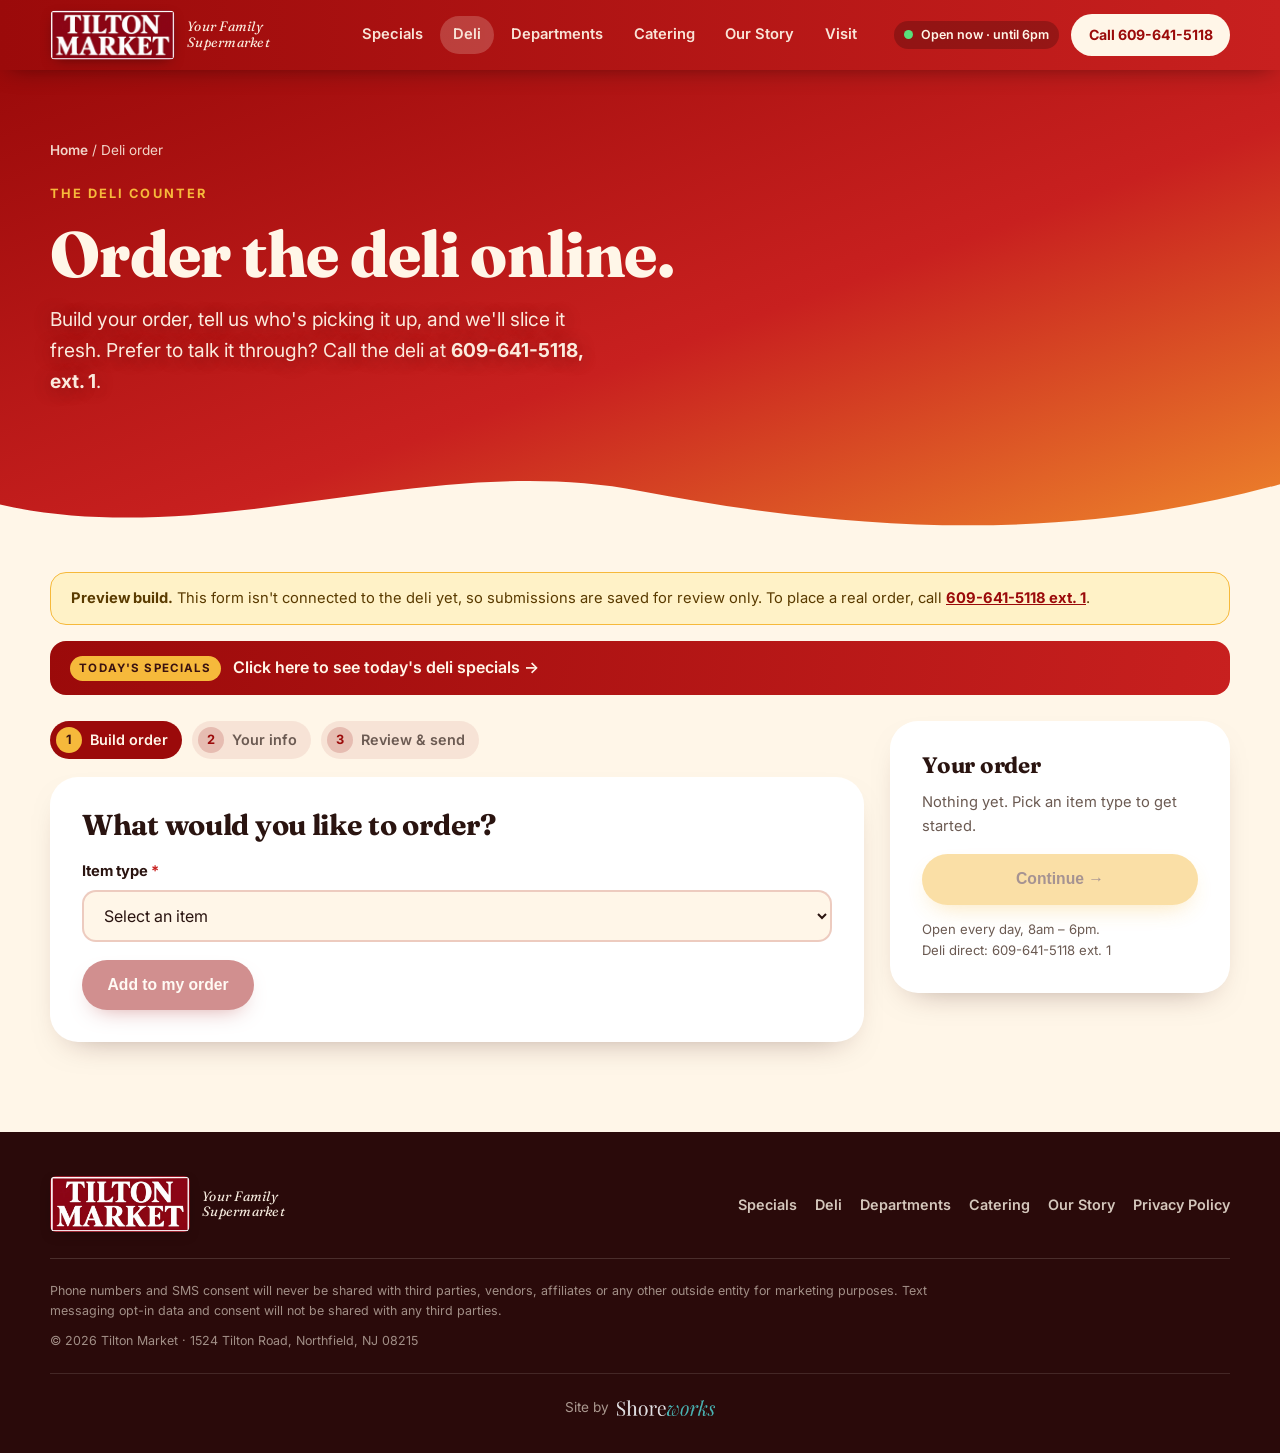
<file: deli-order/index.html>
<!doctype html>
<html lang="en">
<head>
<meta charset="utf-8">
<meta name="viewport" content="width=device-width, initial-scale=1">
<title>Deli Order — Tilton Market</title>
<meta name="robots" content="noindex, nofollow">
<meta name="description" content="Order from the Tilton Market deli counter: sandwiches, hot case items, lunchmeat, cheese and homemade salads.">
<link rel="icon" type="image/png" href="/images/logo-icon.png">
<link rel="preconnect" href="https://fonts.googleapis.com">
<link rel="preconnect" href="https://fonts.gstatic.com" crossorigin>
<link href="https://fonts.googleapis.com/css2?family=Fraunces:ital,opsz,wght@0,9..144,600;0,9..144,800;1,9..144,500&family=Inter:wght@400;500;600;700&display=swap" rel="stylesheet">
<link rel="stylesheet" href="/styles.css">
</head>
<body>

<header class="site-header" id="top">
  <div class="wrap bar">
    <a href="/" class="brand" aria-label="Tilton Market home">
      <img class="brand-logo" src="/images/logo.webp" alt="Tilton Market" width="520" height="208">
      <span class="brand-text"><em>Your Family Supermarket</em></span>
    </a>
    <nav class="nav" id="nav" aria-label="Main">
      <a href="/#specials">Specials</a>
      <a href="/#deli" aria-current="page">Deli</a>
      <a href="/#departments">Departments</a>
      <a href="/catering-menu/">Catering</a>
      <a href="/#story">Our Story</a>
      <a href="/#visit">Visit</a>
    </nav>
    <div class="bar-right">
      <span class="open-pill" id="openPill" hidden><i></i><span id="openText"></span></span>
      <a class="btn btn-cream btn-sm call" href="tel:+16096415118">Call 609-641-5118</a>
      <button class="burger" id="burger" aria-label="Menu" aria-expanded="false"><span></span><span></span><span></span></button>
    </div>
  </div>
</header>

<main>
<section class="page-hero compact">
  <div class="wrap reveal">
    <p class="crumbs"><a href="/">Home</a> / Deli order</p>
    <p class="eyebrow">The deli counter</p>
    <h1>Order the deli online.</h1>
    <p class="lede">Build your order, tell us who's picking it up, and we'll slice it fresh. Prefer to talk it through? Call the deli at <b>609-641-5118, ext. 1</b>.</p>
  </div>
  <svg class="wave" viewBox="0 0 1440 120" preserveAspectRatio="none" aria-hidden="true" style="color:#fff6e8"><path fill="currentColor" d="M0,64 C240,120 480,0 720,48 C960,96 1200,110 1440,40 L1440,120 L0,120Z"/></svg>
</section>

<section class="order-sec">
  <div class="wrap">
    <div class="demo-note" role="note"><b>Preview build.</b> This form isn't connected to the deli yet, so submissions are saved for review only. To place a real order, call <a href="tel:+16096415118">609-641-5118 ext. 1</a>.</div>

    <a class="specials-peek" href="/#specials"><span class="sp-tag">Today's specials</span> Click here to see today's deli specials →</a>

    <div class="order-grid">
      <div class="order-main">
        <ol class="steps" id="steps" aria-label="Progress">
          <li class="on" data-s="1"><b>1</b> Build order</li>
          <li data-s="2"><b>2</b> Your info</li>
          <li data-s="3"><b>3</b> Review &amp; send</li>
        </ol>

        <!-- STEP 1 -->
        <div class="o-card step on" id="step1">
          <h2>What would you like to order?</h2>
          <div class="field">
            <label for="itemType">Item type <span class="req">*</span></label>
            <select id="itemType">
              <option value="">Select an item</option>
              <option>Sandwich</option>
              <option>Hot Case Item</option>
              <option>Lunchmeat</option>
              <option>Cheese</option>
              <option>Salads</option>
            </select>
          </div>

          <div class="group" id="g-sandwich" hidden>
            <div class="field"><label for="sandwichDesc">Describe your sandwich <span class="req">*</span></label>
              <textarea id="sandwichDesc" rows="3" placeholder="Meat or salad, bread (white, wheat, rye, roll), toppings…"></textarea></div>
            <div class="field narrow"><label for="sandwichQty">How many?</label><input id="sandwichQty" type="number" min="1" max="50" value="1" inputmode="numeric"></div>
          </div>

          <div class="group" id="g-hot" hidden>
            <div class="field"><label for="hotItem">Which hot case item? <span class="req">*</span></label>
              <input id="hotItem" type="text" placeholder="e.g. meatballs, baked ziti, sausage &amp; peppers"></div>
          </div>

          <div class="group" id="g-lunch" hidden>
            <div class="field"><label for="lmCat">Lunchmeat <span class="req">*</span></label>
              <select id="lmCat">
                <option value="">Select lunchmeat</option>
                <option>Turkey</option><option>Beef &amp; Pork</option><option>Salami</option><option>Bologna</option><option>Chicken</option>
              </select></div>
            <div class="field" id="f-turkey" hidden><label for="lmTurkey">Turkey lunchmeat choices <span class="req">*</span></label>
              <select id="lmTurkey">
                <option value="">Select a turkey</option>
                <option>Boar's Head Honey Maple TB</option>
                <option>Dietz &amp; Watson Oven Browned TB</option>
                <option>Boar's Head Ovn Gold TB</option>
                <option>Dietz &amp; Watson Pepper TB</option>
                <option>Dietz &amp; Watson Santa Fe TB</option>
                <option>Boar's Head Smoked TB</option>
                <option>Our Store Roasted TB</option>
                <option>Boar's Head White Skinless TB</option>
              </select></div>
            <div class="field" id="f-beef" hidden><label for="lmBeef">Beef &amp; pork lunchmeat choices <span class="req">*</span></label>
              <select id="lmBeef">
                <option value="">Select a lunchmeat</option>
                <option>Roast Beef - Top of Round</option>
                <option>Roast Beef - Eye Round</option>
                <option>Thumann's Corned Beef</option>
                <option>Dietz &amp; Watson Dried Beef</option>
                <option>Boar's Head Pastrami</option>
                <option>Our Pork Roast</option>
                <option>Boar's Head Prosciutto</option>
              </select></div>
            <div class="field" id="f-lmother" hidden><label for="lmOther">Brand or type <span class="opt">(optional)</span></label>
              <input id="lmOther" type="text" placeholder="e.g. Boar's Head, Dietz &amp; Watson, your choice"></div>
          </div>

          <div class="group" id="g-cheese" hidden>
            <div class="field"><label for="cheeseKind">Which cheese? <span class="req">*</span></label>
              <input id="cheeseKind" type="text" placeholder="e.g. American, Swiss, Provolone"></div>
          </div>

          <div class="group" id="g-salad" hidden>
            <div class="field"><label for="saladKind">Which salad? <span class="req">*</span></label>
              <select id="saladKind">
                <option value="">Select a salad</option>
                <option>Ambrosia</option><option>Antipasti</option><option>Artichoke Salad</option><option>Baked Beans</option><option>Beet Salad</option><option>Broccoli Salad</option><option>Carrot Salad</option><option>Cheese Salad</option><option>Chicken Salad</option><option>Chopped Chicken Livers</option><option>Cole Slaw - Chopped</option><option>Cole Slaw - Shredded</option><option>Cucumber Salad</option><option>Egg Salad</option><option>Greek Olive Salad</option><option>Ham Spread</option><option>Health Salad</option><option>Hot Shots</option><option>Macaroni Salad</option><option>Mushroom/Artichoke Salad</option><option>Pasta Salad</option><option>Potato Salad - White</option><option>Potato Salad - Egg</option><option>Potato Salad - Red</option><option>Roasted Peppers</option><option>Seafood Pasta</option><option>Three Bean Salad</option><option>Tropical Fruit</option><option>Tuna Fish Salad - Light</option><option>Tuna Fish Salad - Regular</option><option>Tuna Macaroni</option><option>Turkey Salad</option>
              </select></div>
          </div>

          <fieldset class="field weights" id="f-weight" hidden>
            <legend>Weight <span class="req">*</span></legend>
            <div class="pills">
              <label><input type="radio" name="weight" value="1/8 lb."><span>1/8 lb.</span></label>
              <label><input type="radio" name="weight" value="1/4 lb."><span>1/4 lb.</span></label>
              <label><input type="radio" name="weight" value="1/2 lb."><span>1/2 lb.</span></label>
              <label><input type="radio" name="weight" value="3/4 lb."><span>3/4 lb.</span></label>
              <label><input type="radio" name="weight" value="1 lb."><span>1 lb.</span></label>
              <label><input type="radio" name="weight" value="Other"><span>Other</span></label>
            </div>
            <div class="field" id="f-wother" hidden style="margin-top:14px"><label for="weightOther">Enter weight <span class="req">*</span></label>
              <input id="weightOther" type="text" placeholder="e.g. 2 lbs."></div>
          </fieldset>

          <p class="err" id="err1" role="alert" hidden></p>
          <div class="row-btns">
            <button type="button" class="btn btn-red" id="addBtn" disabled>Add to my order</button>
          </div>
        </div>

        <!-- STEP 2 -->
        <form class="o-card step" id="step2" novalidate>
          <h2>Who's picking it up?</h2>
          <div class="two">
            <div class="field"><label for="fn">First name <span class="req">*</span></label><input id="fn" type="text" autocomplete="given-name" required></div>
            <div class="field"><label for="ln">Last name <span class="req">*</span></label><input id="ln" type="text" autocomplete="family-name" required></div>
          </div>
          <div class="field"><label for="ph">Phone <span class="req">*</span></label><input id="ph" type="tel" autocomplete="tel" inputmode="tel" placeholder="Phone #" required></div>
          <div class="field"><label for="notes">Anything else? <span class="opt">(optional)</span></label><textarea id="notes" rows="3" placeholder="Slicing preference, pickup time, allergies…"></textarea></div>
          <p class="err" id="err2" role="alert" hidden></p>
          <div class="row-btns">
            <button type="button" class="btn btn-line" data-go="1">← Back</button>
            <button type="submit" class="btn btn-red">Review order →</button>
          </div>
        </form>

        <!-- STEP 3 -->
        <div class="o-card step" id="step3">
          <h2>Review &amp; send</h2>
          <div class="review" id="review"></div>
          <p class="err" id="err3" role="alert" hidden></p>
          <div class="row-btns">
            <button type="button" class="btn btn-line" data-go="2">← Back</button>
            <button type="button" class="btn btn-red" id="sendBtn">Send my order</button>
          </div>
        </div>

        <!-- DONE -->
        <div class="o-card step done" id="stepDone">
          <div class="check">✓</div>
          <h2>Thanks, <span id="doneName"></span>!</h2>
          <p>Your order was submitted. Need to change something? Call the deli at <a href="tel:+16096415118">609-641-5118 ext. 1</a>.</p>
          <p class="fine-s">Preview build: this order was saved for review and wasn't sent to the deli.</p>
          <div class="row-btns"><a class="btn btn-red" href="/">Back to home</a><button class="btn btn-line" id="againBtn" type="button">Start another order</button></div>
        </div>
      </div>

      <aside class="o-side">
        <div class="o-card sticky">
          <h3>Your order</h3>
          <ul class="cart" id="cart"></ul>
          <p class="cart-empty" id="cartEmpty">Nothing yet. Pick an item type to get started.</p>
          <button type="button" class="btn btn-mustard full" id="toStep2" disabled>Continue →</button>
          <p class="fine-s">Open every day, 8am – 6pm.<br>Deli direct: 609-641-5118 ext. 1</p>
        </div>
      </aside>
    </div>
  </div>
</section>
</main>

<!-- Netlify Forms detection (static copy of the submitted fields) -->
<form name="deli-order" method="POST" data-netlify="true" netlify-honeypot="bot-field" hidden>
  <input type="hidden" name="form-name" value="deli-order">
  <input name="bot-field">
  <input name="first_name"><input name="last_name"><input name="phone"><textarea name="notes"></textarea><textarea name="order"></textarea>
</form>

<footer class="site-footer">
  <div class="wrap">
    <div class="foot-top">
      <a href="/" class="brand"><img class="brand-logo" src="/images/logo.webp" alt="Tilton Market" width="520" height="208"><span class="brand-text"><em>Your Family Supermarket</em></span></a>
      <nav><a href="/#specials">Specials</a><a href="/#deli">Deli</a><a href="/#departments">Departments</a><a href="/catering-menu/">Catering</a><a href="/#story">Our Story</a><a href="https://tiltonmarket.com/privacy-policy/" target="_blank" rel="noopener">Privacy Policy</a></nav>
    </div>
    <p class="fine">Phone numbers and SMS consent will never be shared with third parties, vendors, affiliates or any other outside entity for marketing purposes. Text messaging opt-in data and consent will not be shared with any third parties.</p>
    <p class="fine">© <span id="yr"></span> Tilton Market · 1524 Tilton Road, Northfield, NJ 08215</p>
    <div class="foot-credit"><a href="https://shoreworksnj.com" target="_blank" rel="noopener">Site by <img src="/images/shoreworks-logo-light.png" width="1327" height="215" alt="Shore Works"></a></div>
  </div>
</footer>

<script src="/common.js"></script>
<script src="/deli-order.js"></script>
</body>
</html>
</file>
<file: styles.css>
:root{
  --cherry:#9b0a0a;
  --cherry-d:#3a1210;
  --tomato:#c8201f;
  --orange:#f08a2c;
  --mustard:#f6b93b;
  --cream:#fff6e8;
  --sage:#e6f0dc;
  --herb:#1f4d2b;
  --herb-l:#3f7d45;
  --ink:#2a1410;
  --muted:#6b5a52;
  --r:22px;
  --shadow:0 18px 40px -18px rgba(58,18,16,.45);
}
*{box-sizing:border-box;margin:0;padding:0}
html{scroll-behavior:smooth;scroll-padding-top:84px}
body{font-family:Inter,system-ui,sans-serif;color:var(--ink);background:var(--cream);line-height:1.6;-webkit-font-smoothing:antialiased;overflow-x:hidden}
img{max-width:100%;display:block}
a{color:inherit}
h1,h2,h3{font-family:Fraunces,Georgia,serif;line-height:1.08;letter-spacing:-.01em}
.wrap{width:min(1180px,100% - 40px);margin-inline:auto}

/* buttons */
.btn{white-space:nowrap;display:inline-flex;align-items:center;justify-content:center;gap:.4em;padding:.9em 1.5em;border-radius:999px;font-weight:700;font-size:.98rem;text-decoration:none;border:2px solid transparent;transition:transform .2s,box-shadow .2s,background .2s;cursor:pointer}
.btn:hover{transform:translateY(-2px)}
.btn-sm{padding:.55em 1.1em;font-size:.88rem}
.btn-mustard{background:var(--mustard);color:var(--cherry-d);box-shadow:0 10px 24px -10px rgba(246,185,59,.9)}
.btn-cream{background:var(--cream);color:var(--cherry)}
.btn-ghost{border-color:rgba(255,246,232,.7);color:var(--cream)}
.btn-ghost:hover{background:rgba(255,246,232,.15)}

/* header */
.site-header{position:sticky;top:0;z-index:50;background:linear-gradient(90deg,var(--cherry),var(--tomato));box-shadow:0 6px 24px -10px rgba(0,0,0,.5);color:var(--cream)}
.bar{display:flex;align-items:center;gap:24px;height:70px}
.brand{display:flex;align-items:center;gap:12px;text-decoration:none}
.brand-mark{width:42px;height:42px;border-radius:12px;background:var(--cream);color:var(--cherry);display:grid;place-items:center;font:800 1.7rem/1 Fraunces,serif}
.brand-text{display:flex;flex-direction:column;line-height:1.1}
.brand-text strong{font:800 1.25rem/1.1 Fraunces,serif}
.brand-text em{font-size:.72rem;letter-spacing:.06em;opacity:.85;font-style:italic;font-family:Fraunces,serif}
.nav{display:flex;gap:4px;margin-left:auto}
.nav a{padding:.5em .9em;border-radius:999px;text-decoration:none;font-weight:600;font-size:.92rem;opacity:.92;transition:background .2s}
.nav a:hover{background:rgba(255,246,232,.18)}
.bar-right{display:flex;align-items:center;gap:12px}
.open-pill{display:inline-flex;align-items:center;gap:8px;padding:.35em .8em;background:rgba(0,0,0,.22);border-radius:999px;font-size:.78rem;font-weight:600;white-space:nowrap}
.open-pill i{width:9px;height:9px;border-radius:50%;background:#58e07b;box-shadow:0 0 0 0 rgba(88,224,123,.7);animation:pulse 2s infinite}
.open-pill.closed i{background:#ff9a8a;animation:none}
@keyframes pulse{70%{box-shadow:0 0 0 9px rgba(88,224,123,0)}100%{box-shadow:0 0 0 0 rgba(88,224,123,0)}}
.burger{display:none;background:none;border:0;width:42px;height:42px;cursor:pointer;flex-direction:column;justify-content:center;gap:5px;align-items:center}
.burger span{display:block;width:24px;height:2.5px;background:var(--cream);border-radius:2px;transition:.25s}
.burger[aria-expanded=true] span:nth-child(1){transform:translateY(7.5px) rotate(45deg)}
.burger[aria-expanded=true] span:nth-child(2){opacity:0}
.burger[aria-expanded=true] span:nth-child(3){transform:translateY(-7.5px) rotate(-45deg)}

/* sections + waves */
section{position:relative}
.wave{position:absolute;left:0;bottom:-1px;width:100%;height:clamp(50px,8vw,110px);display:block;pointer-events:none}
.eyebrow{font-weight:700;font-size:.8rem;letter-spacing:.16em;text-transform:uppercase;margin-bottom:.9rem}
.eyebrow.red{color:var(--tomato)} .eyebrow.green{color:var(--herb-l)} .eyebrow.mustard{color:var(--mustard)}
.sec-head{max-width:720px;margin-bottom:44px}
.sec-head h2{font-size:clamp(2rem,4.6vw,3.3rem);margin-bottom:.8rem}
.sec-head p:last-child{font-size:1.08rem;color:var(--muted)}
.sec-head.light{color:var(--cream)} .sec-head.light p:last-child{color:rgba(255,246,232,.85)}

/* hero */
.hero{background:linear-gradient(160deg,var(--cherry) 0%,var(--tomato) 45%,var(--orange) 100%);color:var(--cream);padding:90px 0 190px;overflow:hidden}
.hero-grid{display:grid;grid-template-columns:1.15fr .85fr;gap:56px;align-items:center;position:relative;z-index:2}
.blob{position:absolute;border-radius:50%;filter:blur(60px);opacity:.55;animation:float 14s ease-in-out infinite}
.b1{width:420px;height:420px;background:#ffb347;top:-120px;right:-80px}
.b2{width:340px;height:340px;background:#7a0707;bottom:-100px;left:-100px;animation-delay:-5s}
.b3{width:260px;height:260px;background:var(--mustard);top:40%;left:42%;opacity:.3;animation-delay:-9s}
@keyframes float{50%{transform:translate(30px,-26px) scale(1.08)}}
.hero h1{font-size:clamp(2.6rem,6vw,4.7rem);font-weight:800;margin-bottom:1.1rem}
.hero h1 em{font-style:italic;font-weight:500;color:var(--mustard)}
.hero .eyebrow{color:var(--mustard)}
.lede{font-size:1.2rem;max-width:560px;opacity:.95;margin-bottom:2rem}
.cta-row{display:flex;gap:14px;flex-wrap:wrap}
.hero-facts{list-style:none;display:flex;gap:34px;margin-top:2.6rem;flex-wrap:wrap}
.hero-facts b{display:block;font:800 1.35rem/1.1 Fraunces,serif}
.hero-facts span{font-size:.85rem;opacity:.85}

.special-card{background:var(--cream);color:var(--ink);border-radius:28px;padding:26px;box-shadow:0 30px 60px -20px rgba(40,5,5,.6);transform:rotate(1.6deg);transition:transform .35s}
.special-card:hover{transform:rotate(0)}
.sc-top{display:flex;justify-content:space-between;align-items:center;margin-bottom:14px}
.sc-tag{background:var(--cherry);color:var(--cream);font-weight:700;font-size:.75rem;letter-spacing:.12em;text-transform:uppercase;padding:.4em .9em;border-radius:999px}
.sc-day{font-weight:600;color:var(--muted);font-size:.9rem}

/* special display (shared by hero card & board) */
.sp-item{display:flex;align-items:center;gap:20px}
.sp-burst{flex:0 0 auto;width:112px;height:112px;background:var(--tomato);color:var(--cream);display:grid;place-items:center;text-align:center;clip-path:polygon(50% 0,60% 12%,75% 6%,78% 21%,94% 22%,88% 37%,100% 50%,88% 63%,94% 78%,78% 79%,75% 94%,60% 88%,50% 100%,40% 88%,25% 94%,22% 79%,6% 78%,12% 63%,0 50%,12% 37%,6% 22%,22% 21%,25% 6%,40% 12%)}
.sp-burst b{font:800 1.6rem/1 Fraunces,serif;display:block}
.sp-burst small{font-size:.7rem;font-weight:600;letter-spacing:.06em}
.sp-name{font:800 clamp(1.5rem,3vw,2.1rem)/1.05 Fraunces,serif}
.sp-sub{color:var(--muted);font-size:.95rem;margin-top:.3rem}
.sp-empty{padding:6px 0}
.sp-empty p{color:var(--muted);margin:.4rem 0 1rem}
.sp-link{display:inline-flex;align-items:center;gap:.4em;font-weight:700;color:var(--cherry);text-decoration:none;border-bottom:2px solid var(--mustard)}
.sp-link:hover{color:var(--tomato)}

/* specials */
.specials{background:linear-gradient(180deg,var(--orange) 0%,var(--mustard) 100%);padding:70px 0 190px}
.week{display:grid;grid-template-columns:repeat(7,1fr);gap:10px;margin-bottom:22px}
.day{border:0;cursor:pointer;background:rgba(255,246,232,.35);color:var(--cherry-d);border-radius:18px;padding:12px 4px;font-family:inherit;display:flex;flex-direction:column;align-items:center;gap:2px;transition:.2s;backdrop-filter:blur(4px)}
.day span{font-size:.78rem;font-weight:700;letter-spacing:.1em;text-transform:uppercase}
.day b{font:800 1.8rem/1 Fraunces,serif}
.day small{font-size:.65rem;font-weight:700;opacity:0;color:var(--tomato)}
.day:hover{background:rgba(255,246,232,.7);transform:translateY(-3px)}
.day.today small{opacity:1}
.day[aria-selected=true]{background:var(--cream);box-shadow:var(--shadow);transform:translateY(-4px)}
.day:focus-visible{outline:3px solid var(--cherry);outline-offset:2px}
.board{background:var(--cream);border-radius:30px;padding:34px;box-shadow:var(--shadow);display:grid;grid-template-columns:1.3fr 1fr;gap:34px;align-items:center;min-height:210px}
.board .sp-burst{width:140px;height:140px}
.board .sp-burst b{font-size:2rem}
.board-side{border-left:2px dashed rgba(155,10,10,.25);padding-left:34px}
.board-side h4{font:800 1.2rem Fraunces,serif;margin-bottom:.4rem}
.board-side p{color:var(--muted);font-size:.95rem;margin-bottom:1rem}
.brands{display:flex;flex-wrap:wrap;gap:10px;align-items:center;margin-top:28px;color:var(--cherry-d)}
.brands span{font-weight:600;margin-right:6px}
.brands b{background:rgba(255,246,232,.55);padding:.4em 1em;border-radius:999px;font-size:.88rem}

/* deli */
.deli{background:var(--cream);padding:90px 0 190px}
.deli-grid{display:grid;grid-template-columns:repeat(4,1fr);gap:20px}
.deli-card{background:#fff;border-radius:var(--r);overflow:hidden;box-shadow:0 10px 30px -18px rgba(58,18,16,.5);transition:transform .3s,box-shadow .3s;display:flex;flex-direction:column}
.deli-card:hover{transform:translateY(-6px);box-shadow:var(--shadow)}
.deli-card img{width:100%;aspect-ratio:1/.9;object-fit:cover;background:var(--sage)}
.dc-body{padding:18px 20px 22px}
.chip{display:inline-block;background:var(--cherry);color:var(--cream);font-size:.7rem;font-weight:700;letter-spacing:.1em;text-transform:uppercase;padding:.3em .8em;border-radius:999px;margin-bottom:.7rem}
.dc-body h3{font-size:1.2rem;margin-bottom:.4rem}
.dc-body p{font-size:.92rem;color:var(--muted)}
.salads{margin-top:34px;background:linear-gradient(135deg,var(--sage),#fff);border-radius:30px;padding:34px;display:grid;grid-template-columns:260px 1fr;gap:30px;align-items:start}
.salads h3{font-size:1.7rem;color:var(--herb);margin-bottom:.4rem}
.salads p{color:var(--muted)}
.chips{list-style:none;display:flex;flex-wrap:wrap;gap:9px}
.chips li{background:#fff;border:1.5px solid rgba(31,77,43,.2);color:var(--herb);padding:.4em .95em;border-radius:999px;font-size:.88rem;font-weight:600;transition:.2s}
.chips li:hover{background:var(--herb);color:#fff;transform:translateY(-2px)}
.chips.on-dark li{background:rgba(255,246,232,.1);border-color:rgba(255,246,232,.3);color:var(--cream)}
.chips.on-dark li:hover{background:var(--mustard);color:var(--cherry-d);border-color:var(--mustard)}
.order-band{margin-top:34px;background:linear-gradient(100deg,var(--cherry),var(--tomato) 60%,var(--orange));color:var(--cream);border-radius:30px;padding:32px 38px;display:flex;justify-content:space-between;align-items:center;gap:24px;flex-wrap:wrap}
.order-band h3{font-size:1.7rem;margin-bottom:.3rem}
.order-band p{opacity:.92;max-width:560px}

/* departments */
.departments{background:var(--sage);padding:90px 0 190px}
.departments .wrap{position:relative}
.bento{display:grid;grid-template-columns:repeat(6,1fr);gap:18px}
.dept{border-radius:var(--r);padding:28px;color:var(--cream);position:relative;overflow:hidden;transition:transform .3s,box-shadow .3s;display:flex;flex-direction:column}
.dept:hover{transform:translateY(-6px);box-shadow:var(--shadow)}
.dept h3{font-size:1.7rem;margin:.9rem 0 .5rem}
.dept p{opacity:.92;font-size:.98rem}
.dept a{margin-top:auto;padding-top:1.2rem;font-weight:700;text-decoration:none}
.dept a:hover{text-decoration:underline}
.ico{width:58px;height:58px;border-radius:16px;background:rgba(255,246,232,.2);display:grid;place-items:center}
.ico svg{width:34px;height:34px}
.ext{position:absolute;top:24px;right:24px;background:rgba(0,0,0,.25);padding:.3em .8em;border-radius:999px;font-size:.78rem;font-weight:700;letter-spacing:.06em}
.d-deli{grid-column:span 3;background:linear-gradient(140deg,var(--tomato),var(--cherry))}
.d-meat{grid-column:span 3;background:linear-gradient(140deg,#7a1a1a,#3a1210)}
.d-cater{grid-column:span 2;background:linear-gradient(140deg,var(--orange),#d96a14)}
.d-bake{grid-column:span 2;background:linear-gradient(140deg,var(--mustard),#e09a1c);color:var(--cherry-d)}
.d-hot{grid-column:span 2;background:linear-gradient(140deg,#d96a14,var(--tomato))}
.d-grocery{grid-column:span 6;background:linear-gradient(110deg,var(--herb-l),var(--herb));flex-direction:row;align-items:center;gap:24px;flex-wrap:wrap}
.d-grocery h3{margin:0 0 .2rem}
.d-grocery .ico{flex:0 0 auto}
.d-bake .ico{background:rgba(58,18,16,.12)}
.mini{list-style:none;display:flex;flex-wrap:wrap;gap:8px;margin-top:1.2rem}
.mini li{background:rgba(255,246,232,.16);padding:.3em .85em;border-radius:999px;font-size:.82rem;font-weight:600}

/* catering */
.catering{background:linear-gradient(180deg,var(--herb) 0%,#173a20 100%);color:var(--cream);padding:90px 0 190px}
.price-row{display:grid;grid-template-columns:1.3fr 1fr 1fr;gap:20px;margin-bottom:34px}
.price-card{background:rgba(255,246,232,.08);border:1.5px solid rgba(255,246,232,.2);border-radius:var(--r);padding:28px;position:relative}
.price-card h3{font-size:1.45rem;margin-bottom:.6rem}
.price-card .sub{opacity:.85;font-size:.95rem;margin-bottom:1.4rem}
.hero-tray{background:linear-gradient(145deg,var(--mustard),var(--orange));color:var(--cherry-d);border:0}
.ribbon{position:absolute;top:-12px;left:24px;background:var(--cherry);color:var(--cream);font-size:.72rem;font-weight:700;letter-spacing:.1em;text-transform:uppercase;padding:.4em 1em;border-radius:999px}
.tiers{display:grid;grid-template-columns:repeat(3,1fr);gap:10px}
.tiers div{background:rgba(255,246,232,.55);border-radius:16px;padding:14px 8px;text-align:center}
.tiers b{display:block;font:800 1.8rem/1 Fraunces,serif;color:var(--cherry)}
.tiers span{font-size:.75rem;font-weight:600}
.plain{list-style:none;margin-top:.8rem}
.plain li{display:flex;justify-content:space-between;gap:14px;padding:.65em 0;border-bottom:1px dashed rgba(255,246,232,.25);font-size:.95rem}
.plain li:last-child{border:0}
.plain em{font-style:normal;color:var(--mustard);font-weight:700;white-space:nowrap}
.tabs{background:rgba(0,0,0,.18);border-radius:28px;padding:26px}
.tab-btns{display:flex;gap:8px;flex-wrap:wrap;margin-bottom:20px}
.tab-btns button{background:transparent;border:1.5px solid rgba(255,246,232,.35);color:var(--cream);font:600 .92rem Inter,sans-serif;padding:.55em 1.2em;border-radius:999px;cursor:pointer;transition:.2s}
.tab-btns button:hover{background:rgba(255,246,232,.14)}
.tab-btns button.on{background:var(--mustard);border-color:var(--mustard);color:var(--cherry-d)}
.tab-pane{display:none}.tab-pane.on{display:block;animation:fade .35s}
@keyframes fade{from{opacity:0;transform:translateY(8px)}}
.note{margin-top:16px;font-size:.88rem;opacity:.8}
.cater-cta{display:flex;gap:14px;flex-wrap:wrap;margin-top:34px}

/* story */
.story{background:linear-gradient(180deg,var(--cherry-d) 0%,#4d0f0d 100%);padding:90px 0 190px;color:var(--cream)}
.timeline{display:flex;gap:20px;overflow-x:auto;padding:10px max(20px,calc((100vw - 1180px)/2)) 28px;scroll-snap-type:x mandatory;scrollbar-width:thin;scrollbar-color:var(--mustard) transparent}
.timeline figure{flex:0 0 min(320px,78vw);scroll-snap-align:start;background:#1b0908;border-radius:var(--r);overflow:hidden;box-shadow:0 18px 40px -20px #000}
.timeline img{width:100%;aspect-ratio:4/3;object-fit:cover;filter:sepia(.35) saturate(.9);transition:filter .3s,transform .5s}
.timeline figure:hover img{filter:none;transform:scale(1.04)}
.timeline figure{overflow:hidden}
.timeline figcaption{padding:14px 18px;font-size:.9rem;color:rgba(255,246,232,.8);position:relative;background:#1b0908}
.timeline figcaption b{display:block;font:800 1.5rem Fraunces,serif;color:var(--mustard)}

/* visit */
.visit{background:var(--cherry);color:var(--cream);padding:80px 0 90px;background:linear-gradient(180deg,#9b0a0a,#6e0707)}
.visit-grid{display:grid;grid-template-columns:1fr 1.1fr;gap:50px;align-items:center}
.visit h2{font-size:clamp(2.2rem,5vw,3.6rem);margin-bottom:1.2rem}
address{font-style:normal;font-size:1.25rem;margin-bottom:1.4rem}
.muted{opacity:.75;font-size:.95rem}
.hours{display:inline-flex;flex-direction:column;background:rgba(0,0,0,.22);border-radius:18px;padding:14px 22px;margin-bottom:1.6rem}
.hours b{font:800 1.5rem Fraunces,serif;color:var(--mustard)}
.big-phone{font:800 clamp(2rem,4vw,2.8rem) Fraunces,serif;text-decoration:none;color:var(--cream)}
.big-phone:hover{color:var(--mustard)}
.ext-list{list-style:none;display:flex;flex-wrap:wrap;gap:8px;margin:.8rem 0 1.2rem}
.ext-list li{background:rgba(255,246,232,.14);padding:.35em .9em;border-radius:999px;font-size:.85rem}
.ext-list b{color:var(--mustard);margin-right:.3em}
.mail{color:var(--cream);font-weight:600}
.visit .cta-row{margin-top:1.4rem}
.map{border-radius:30px;overflow:hidden;box-shadow:0 30px 60px -20px #000;border:6px solid var(--cream);aspect-ratio:4/3.2;background:var(--sage)}
.map iframe{width:100%;height:100%;border:0;display:block}

/* footer */
.site-footer{background:#2a0a0a;color:rgba(255,246,232,.8);padding:44px 0 34px}
.foot-top{display:flex;justify-content:space-between;align-items:center;gap:20px;flex-wrap:wrap;padding-bottom:26px;border-bottom:1px solid rgba(255,246,232,.15);margin-bottom:22px}
.site-footer .brand{color:var(--cream)}
.site-footer nav{display:flex;gap:18px;flex-wrap:wrap}
.site-footer nav a{text-decoration:none;font-size:.9rem;font-weight:600}
.site-footer nav a:hover{color:var(--mustard)}
.fine{font-size:.78rem;opacity:.7;max-width:880px;margin-bottom:.6rem}

/* reveal */
.reveal{opacity:0;transform:translateY(26px);transition:opacity .7s ease,transform .7s ease}
.reveal.in{opacity:1;transform:none}
.special-card.reveal.in{transform:rotate(1.6deg)}
.special-card.reveal.in:hover{transform:rotate(0)}
@media(prefers-reduced-motion:reduce){*{animation:none!important;transition:none!important}.reveal{opacity:1;transform:none}html{scroll-behavior:auto}}

/* responsive */
@media(max-width:1100px){
  .nav{position:fixed;inset:70px 0 auto 0;flex-direction:column;background:var(--cherry);padding:12px 20px 22px;gap:2px;transform:translateY(-130%);transition:transform .3s;margin:0;z-index:-1}
  .nav.open{transform:none}
  .nav a{padding:.8em 1em;font-size:1.05rem}
  .burger{display:flex}
  .call{display:none}
  .bar-right{margin-left:auto}
}
@media(max-width:1020px){
  .hero-grid,.visit-grid{grid-template-columns:1fr}
  .special-card{transform:none;max-width:520px}
  .special-card.reveal.in{transform:none}
  .deli-grid{grid-template-columns:repeat(2,1fr)}
  .price-row{grid-template-columns:1fr}
  .salads{grid-template-columns:1fr}
  .d-deli,.d-meat{grid-column:span 6}
  .d-cater,.d-bake,.d-hot{grid-column:span 3}
  .d-hot{grid-column:span 6}
}
@media(max-width:640px){
  .hero{padding:56px 0 150px}
  .week{gap:6px}.day{padding:10px 0;border-radius:14px}.day b{font-size:1.3rem}.day span{font-size:.62rem;letter-spacing:.04em}
  .board{grid-template-columns:1fr;padding:24px}
  .board-side{border-left:0;border-top:2px dashed rgba(155,10,10,.25);padding:22px 0 0}
  .sp-item{flex-direction:column;align-items:flex-start}
  .deli-grid{grid-template-columns:1fr}
  .d-cater,.d-bake{grid-column:span 6}
  .tiers{gap:6px}.tiers b{font-size:1.4rem}
  .order-band{padding:26px}
  .open-pill{display:none}
  .brand-text em{display:none}
}

/* hero photo */
.hero-photo,.hero-tint{position:absolute;inset:0}
.hero-photo img{width:100%;height:100%;object-fit:cover;object-position:62% 45%}
.hero-tint{background:
  linear-gradient(180deg,rgba(240,138,44,0) 55%,rgba(240,138,44,.85) 100%),
  linear-gradient(100deg,rgba(110,6,6,.94) 0%,rgba(155,10,10,.82) 36%,rgba(200,32,31,.38) 68%,rgba(240,138,44,.18) 100%)}
.hero h1,.lede{text-shadow:0 2px 18px rgba(60,5,5,.45)}
@media(max-width:1020px){
  .hero-photo,.hero-tint{bottom:auto;height:min(520px,70vw + 160px)}
  .hero-photo img{object-position:80% 50%}
  .hero-tint{background:linear-gradient(180deg,rgba(110,6,6,.55) 0%,rgba(155,10,10,.35) 40%,rgba(155,10,10,.9) 88%,#9b0a0a 100%)}
  .hero{padding-top:min(300px,40vw + 150px)}
}
@media(min-width:1021px){
  .hero{min-height:680px}
  .special-card{align-self:end;margin-bottom:-10px}
}

/* logo */
.brand-logo{height:50px;width:auto;border-radius:6px;box-shadow:0 4px 14px -6px rgba(0,0,0,.5)}
.brand-text em{font-size:.85rem;opacity:.95;max-width:7.5em;line-height:1.15;letter-spacing:.02em}
.site-footer .brand-logo{height:56px}
@media(max-width:640px){.brand-logo{height:42px}}
@media(min-width:1021px){
  .hero{min-height:760px}
  .hero-photo img{object-position:62% 85%}
  .special-card{margin-bottom:-60px}
}

/* ========== subpages: catering menu + deli order ========== */
.page-hero{background:linear-gradient(160deg,var(--cherry) 0%,var(--tomato) 55%,var(--orange) 100%);color:var(--cream);padding:70px 0 150px;position:relative;overflow:hidden}
.page-hero.compact{padding-bottom:130px}
.page-hero h1{font-size:clamp(2.4rem,5.5vw,4rem);font-weight:800;margin-bottom:1rem}
.page-hero .eyebrow{color:var(--mustard)}
.page-hero .lede{margin-bottom:1.6rem}
.crumbs{font-size:.85rem;opacity:.85;margin-bottom:1.4rem}
.crumbs a{text-decoration:none;font-weight:600}.crumbs a:hover{text-decoration:underline}
.nav a[aria-current=page]{background:rgba(255,246,232,.22)}

/* catering menu */
.cat-nav{position:sticky;top:70px;z-index:40;background:rgba(255,246,232,.94);backdrop-filter:blur(10px);border-bottom:1px solid rgba(155,10,10,.12)}
.cat-nav-in{display:flex;gap:8px;overflow-x:auto;padding:12px 0;scrollbar-width:none}
.cat-nav-in::-webkit-scrollbar{display:none}
.cat-nav a{flex:0 0 auto;text-decoration:none;font-weight:700;font-size:.88rem;color:var(--cherry);background:#fff;border:1.5px solid rgba(155,10,10,.2);padding:.5em 1.1em;border-radius:999px;transition:.2s}
.cat-nav a:hover{background:var(--cherry);color:var(--cream)}
.menu-stack{display:flex;flex-direction:column;gap:26px;padding:34px 0 60px}
.m-sec{border-radius:34px;padding:44px}
html{scroll-padding-top:140px}
.tint-cream{background:#fff}
.tint-mustard{background:linear-gradient(145deg,#ffe7ad,#ffd27a)}
.tint-sage{background:var(--sage)}
.tint-peach{background:linear-gradient(145deg,#ffe3d1,#ffcdb0)}
.tint-cherry{background:linear-gradient(145deg,#f7d9d4,#efbab2)}
.m-head{display:flex;align-items:center;gap:16px;margin-bottom:26px}
.m-num{font:800 1rem Fraunces,serif;background:var(--cherry);color:var(--cream);width:44px;height:44px;border-radius:50%;display:grid;place-items:center;flex:0 0 auto}
.m-head h2{font-size:clamp(1.8rem,3.6vw,2.7rem)}
.m-intro{font-size:1.1rem;color:var(--muted);margin:-8px 0 22px;font-style:italic;font-family:Fraunces,serif}
.sub-h{font:800 1.3rem Fraunces,serif;margin:26px 0 12px;color:var(--cherry)}
.tray-grid{display:grid;grid-template-columns:repeat(3,1fr);gap:20px}
.tray{background:var(--cream);border-radius:var(--r);overflow:hidden;display:flex;flex-direction:column;box-shadow:0 10px 26px -18px rgba(58,18,16,.5)}
.tray img{width:100%;aspect-ratio:1/.8;object-fit:cover;background:var(--sage)}
.tray-body{padding:20px 22px 24px}
.tray h3{font-size:1.3rem;margin:.5rem 0 .5rem}
.tray p{font-size:.95rem;color:var(--muted)}
.tray.feature{grid-column:1/-1;flex-direction:row;background:linear-gradient(135deg,var(--mustard),var(--orange));color:var(--cherry-d)}
.tray.feature img{width:42%;aspect-ratio:auto;min-height:280px}
.tray.feature .tray-body{padding:30px 34px;display:flex;flex-direction:column;justify-content:center}
.tray.feature p{color:rgba(58,18,16,.85);font-size:1rem}
.tray.feature h3{font-size:1.9rem}
.ribbon-s{align-self:flex-start;background:var(--cherry);color:var(--cream);font-size:.7rem;font-weight:700;letter-spacing:.1em;text-transform:uppercase;padding:.35em .9em;border-radius:999px}
.min{display:inline-block;background:var(--cherry);color:var(--cream);font-size:.72rem;font-weight:700;letter-spacing:.08em;text-transform:uppercase;padding:.35em .9em;border-radius:999px}
.tiers.light{margin-top:1.3rem;max-width:520px}
.tiers.light span{color:var(--cherry-d)}
.callout{margin-top:20px;background:linear-gradient(110deg,var(--herb-l),var(--herb));color:var(--cream);border-radius:var(--r);padding:30px 34px;display:flex;gap:28px;justify-content:space-between;align-items:center;flex-wrap:wrap}
.callout h3{font-size:1.6rem;margin-bottom:.2rem}
.callout .lead-s{font:italic 500 1.1rem Fraunces,serif;color:var(--mustard);margin-bottom:.5rem}
.callout p{max-width:620px;opacity:.95}
.callout .aside{background:rgba(255,246,232,.14);padding:.8em 1.2em;border-radius:14px;font-weight:600;max-width:260px}
.menu-list{list-style:none;display:grid;grid-template-columns:1fr 1fr;gap:12px 28px;margin-bottom:20px}
.menu-list li{display:flex;justify-content:space-between;gap:16px;align-items:baseline;background:rgba(255,255,255,.6);border-radius:16px;padding:16px 20px}
.menu-list b{display:block;font-size:1.05rem}
.menu-list span{font-size:.9rem;color:var(--muted)}
.menu-list em{font:800 1.4rem Fraunces,serif;color:var(--cherry);font-style:normal;white-space:nowrap}
.chips.big li{font-size:.95rem;padding:.5em 1.1em}
.chips li small{font-weight:500;opacity:.75;margin-left:.35em}
.m-sec .chips li{background:#fff;color:var(--cherry-d);border-color:rgba(155,10,10,.18)}
.m-sec .chips li:hover{background:var(--cherry);color:var(--cream);border-color:var(--cherry)}
.sizes{display:grid;grid-template-columns:repeat(3,1fr);gap:16px}
.sizes div{background:#fff;border-radius:var(--r);padding:22px;text-align:center}
.sizes b{display:block;font:800 1.2rem Fraunces,serif;color:var(--herb)}
.sizes .big-n{display:block;font:800 2.2rem/1.1 Fraunces,serif;color:var(--cherry);margin:.2rem 0}
.sizes em{font-style:normal;color:var(--muted);font-weight:600;font-size:.9rem}
.cols-3{display:grid;grid-template-columns:repeat(3,1fr);gap:18px;margin-bottom:18px}
.card-s{background:rgba(255,255,255,.72);border-radius:var(--r);padding:24px}
.card-s h3{font-size:1.3rem;margin-bottom:.5rem;color:var(--cherry)}
.card-s p{font-size:.95rem;color:var(--muted);margin-bottom:.5rem}
.card-s.wide{margin-bottom:0}
.card-s.accent{background:var(--cherry);color:var(--cream)}
.card-s.accent h3,.card-s.accent p{color:var(--cream)}
.card-s.accent b{color:var(--mustard)}
.dots{list-style:none;margin:.4rem 0 .6rem}
.dots li{position:relative;padding:.3em 0 .3em 1.3em;font-weight:500}
.dots li::before{content:"";position:absolute;left:0;top:.85em;width:8px;height:8px;border-radius:50%;background:var(--orange)}
.dots li i{color:var(--muted);font-size:.88rem}
.dots.two{columns:2;column-gap:36px}
.dots.two li{break-inside:avoid}
.price-line{font-size:.95rem;border-top:1px dashed rgba(155,10,10,.25);padding-top:.6rem;margin-top:.6rem}
.price-line b{color:var(--cherry)}
.fine-s{font-size:.82rem;color:var(--muted)}
.fine-s.light{color:rgba(255,246,232,.8);margin-top:1.4rem}
.order-cta{background:linear-gradient(160deg,var(--herb) 0%,#173a20 100%);color:var(--cream);text-align:center;padding:80px 0}
.order-cta h2{font-size:clamp(2rem,4.5vw,3rem);margin-bottom:.6rem}
.order-cta p{opacity:.92}
.cta-row.center{justify-content:center;margin-top:1.6rem}

/* deli order */
.order-sec{padding:20px 0 90px}
.demo-note{background:#fff2c7;border:1.5px solid var(--mustard);color:#5a3b00;border-radius:16px;padding:14px 20px;margin-bottom:16px;font-size:.92rem}
.demo-note a{font-weight:700;color:var(--cherry)}
.specials-peek{display:flex;gap:12px;align-items:center;flex-wrap:wrap;background:linear-gradient(100deg,var(--cherry),var(--tomato));color:var(--cream);text-decoration:none;font-weight:600;border-radius:16px;padding:14px 20px;margin-bottom:26px;transition:transform .2s}
.specials-peek:hover{transform:translateY(-2px)}
.sp-tag{background:var(--mustard);color:var(--cherry-d);font-size:.72rem;font-weight:700;letter-spacing:.1em;text-transform:uppercase;padding:.3em .8em;border-radius:999px}
.order-grid{display:grid;grid-template-columns:1fr 340px;gap:26px;align-items:start}
.o-card{background:#fff;border-radius:28px;padding:32px;box-shadow:0 14px 34px -22px rgba(58,18,16,.5)}
.o-card h2{font-size:1.8rem;margin-bottom:1.3rem}
.o-card h3{font-size:1.4rem;margin-bottom:.8rem}
.steps{list-style:none;display:flex;gap:10px;margin-bottom:18px;flex-wrap:wrap}
.steps li{display:flex;align-items:center;gap:8px;font-weight:600;font-size:.9rem;color:var(--muted);background:rgba(155,10,10,.08);padding:.4em 1em .4em .4em;border-radius:999px;transition:.25s}
.steps li b{width:26px;height:26px;border-radius:50%;background:rgba(155,10,10,.18);color:var(--cherry);display:grid;place-items:center;font-size:.8rem}
.steps li.on{background:var(--cherry);color:var(--cream)}
.steps li.on b{background:var(--mustard);color:var(--cherry-d)}
.step{display:none}.step.on{display:block;animation:fade .35s}
.field{margin-bottom:18px;border:0}
.field[hidden],.group[hidden]{display:none}
.field.narrow{max-width:140px}
.field label,.field legend{display:block;font-weight:700;font-size:.92rem;margin-bottom:.4rem;padding:0}
.req{color:var(--tomato)}.opt{color:var(--muted);font-weight:500}
.field input[type=text],.field input[type=tel],.field input[type=number],.field select,.field textarea{width:100%;font:inherit;font-size:1rem;padding:.8em 1em;border:2px solid rgba(155,10,10,.18);border-radius:14px;background:var(--cream);color:var(--ink);transition:border-color .2s,box-shadow .2s}
.field input:focus,.field select:focus,.field textarea:focus{outline:none;border-color:var(--cherry);box-shadow:0 0 0 4px rgba(155,10,10,.12)}
.field textarea{resize:vertical}
.pills{display:flex;flex-wrap:wrap;gap:10px}
.pills label{margin:0;cursor:pointer}
.pills input{position:absolute;opacity:0;pointer-events:none}
.pills span{display:inline-block;padding:.65em 1.3em;border-radius:999px;border:2px solid rgba(155,10,10,.25);font-weight:700;color:var(--cherry);background:#fff;transition:.2s}
.pills input:checked+span{background:var(--cherry);color:var(--cream);border-color:var(--cherry)}
.pills input:focus-visible+span{outline:3px solid var(--mustard);outline-offset:2px}
.pills span:hover{border-color:var(--cherry)}
.two{display:grid;grid-template-columns:1fr 1fr;gap:16px}
.row-btns{display:flex;gap:12px;flex-wrap:wrap;margin-top:8px}
.btn-red{background:var(--cherry);color:var(--cream);box-shadow:0 10px 22px -12px rgba(155,10,10,.9)}
.btn-red:hover{background:var(--tomato)}
.btn-line{border-color:rgba(155,10,10,.35);color:var(--cherry);background:transparent}
.btn-line:hover{background:rgba(155,10,10,.08)}
.btn:disabled{opacity:.45;cursor:not-allowed;transform:none}
.btn.full{width:100%}
.err{background:#ffe1dc;color:#8a1010;border-radius:12px;padding:.7em 1em;font-weight:600;font-size:.92rem;margin-bottom:14px}
.err[hidden]{display:none}
.o-side{position:relative}
.sticky{position:sticky;top:96px}
.cart{list-style:none;margin-bottom:14px}
.cart li{display:flex;justify-content:space-between;gap:10px;align-items:flex-start;padding:12px 0;border-bottom:1px dashed rgba(155,10,10,.25);animation:fade .3s}
.cart b{display:block;font-size:.98rem}
.cart span{font-size:.85rem;color:var(--muted)}
.rm{border:0;background:rgba(155,10,10,.1);color:var(--cherry);width:28px;height:28px;border-radius:50%;font-size:1.2rem;line-height:1;cursor:pointer;flex:0 0 auto}
.rm:hover{background:var(--cherry);color:var(--cream)}
.cart-empty{color:var(--muted);font-size:.92rem;margin-bottom:16px}
.cart-empty[hidden]{display:none}
.o-side .fine-s{margin-top:14px}
.review h4{font:800 1.1rem Fraunces,serif;color:var(--cherry);margin:.4rem 0 .5rem}
.review ol{margin:0 0 1rem 1.2rem}
.review li{padding:.3em 0}
.review p{margin-bottom:.4rem}
.done{text-align:center}
.done .check{width:72px;height:72px;border-radius:50%;background:var(--herb-l);color:#fff;font-size:2.2rem;display:grid;place-items:center;margin:0 auto 1rem}
.done .row-btns{justify-content:center;margin-top:1.4rem}
.done p{margin-bottom:.6rem}

@media(max-width:1020px){
  .tray-grid{grid-template-columns:1fr 1fr}
  .tray.feature{flex-direction:column}.tray.feature img{width:100%;min-height:0;aspect-ratio:16/9}
  .cols-3{grid-template-columns:1fr 1fr}
  .order-grid{grid-template-columns:1fr}
  .sticky{position:static}
}
@media(max-width:700px){
  .m-sec{padding:26px 20px;border-radius:26px}
  .tray-grid,.cols-3,.menu-list,.sizes,.two{grid-template-columns:1fr}
  .dots.two{columns:1}
  .callout{padding:24px}
  .o-card{padding:24px 20px}
  .page-hero{padding:48px 0 120px}
}

/* Shore Works credit */
.foot-credit{text-align:center;margin-top:22px;padding-top:20px;border-top:1px solid rgba(255,246,232,.12)}
.foot-credit a{display:inline-flex;align-items:center;gap:8px;font-size:.85rem;color:rgba(255,246,232,.6);text-decoration:none;transition:color .2s}
.foot-credit a:hover{color:var(--cream)}
.foot-credit img{height:16px;width:auto;opacity:.9}
</file>
